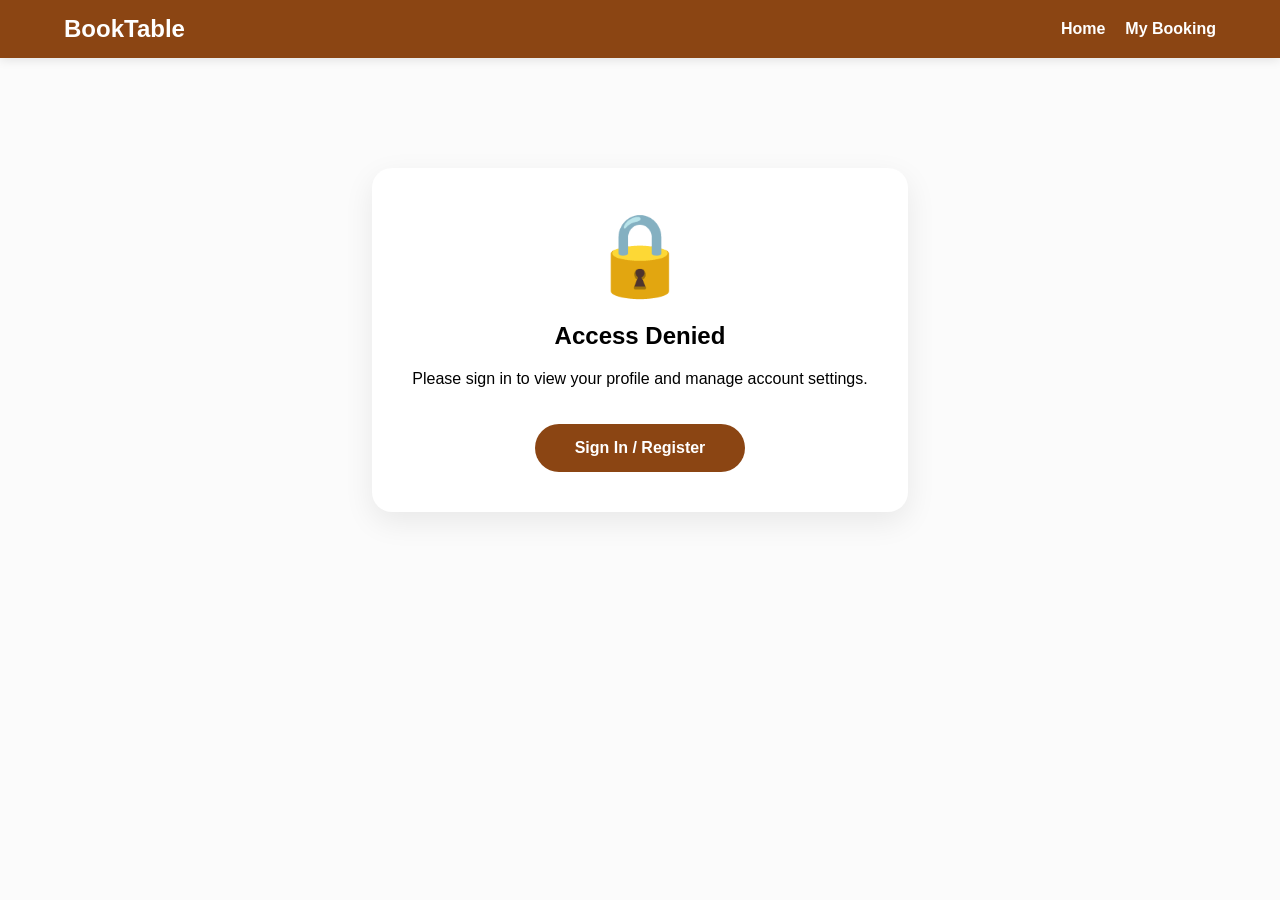
<file: Account.html>
<!DOCTYPE html>
<html lang="en">
<head>
    <meta charset="UTF-8">
    <meta name="viewport" content="width=device-width, initial-scale=1.0">
    <title>Account - BookTable</title>
    <link rel="stylesheet" href="home_style.css">
    <link rel="stylesheet" href="account_style.css">
</head>
<body>

    <nav class="navbar">
        <div class="nav-container">
            <div class="logo" onclick="window.location.href='index.html'">
                <h2>BookTable</h2>
            </div>
            <div class="nav-links">
                <a href="index.html" class="nav-item">Home</a>
                <a href="mybooking.html" class="nav-item">My Booking</a>
                
            </div>
        </div>
    </nav>

    <div class="account-container" id="account-content">
        </div>

    <script src="account.js"></script>
</body>
</html>
</file>
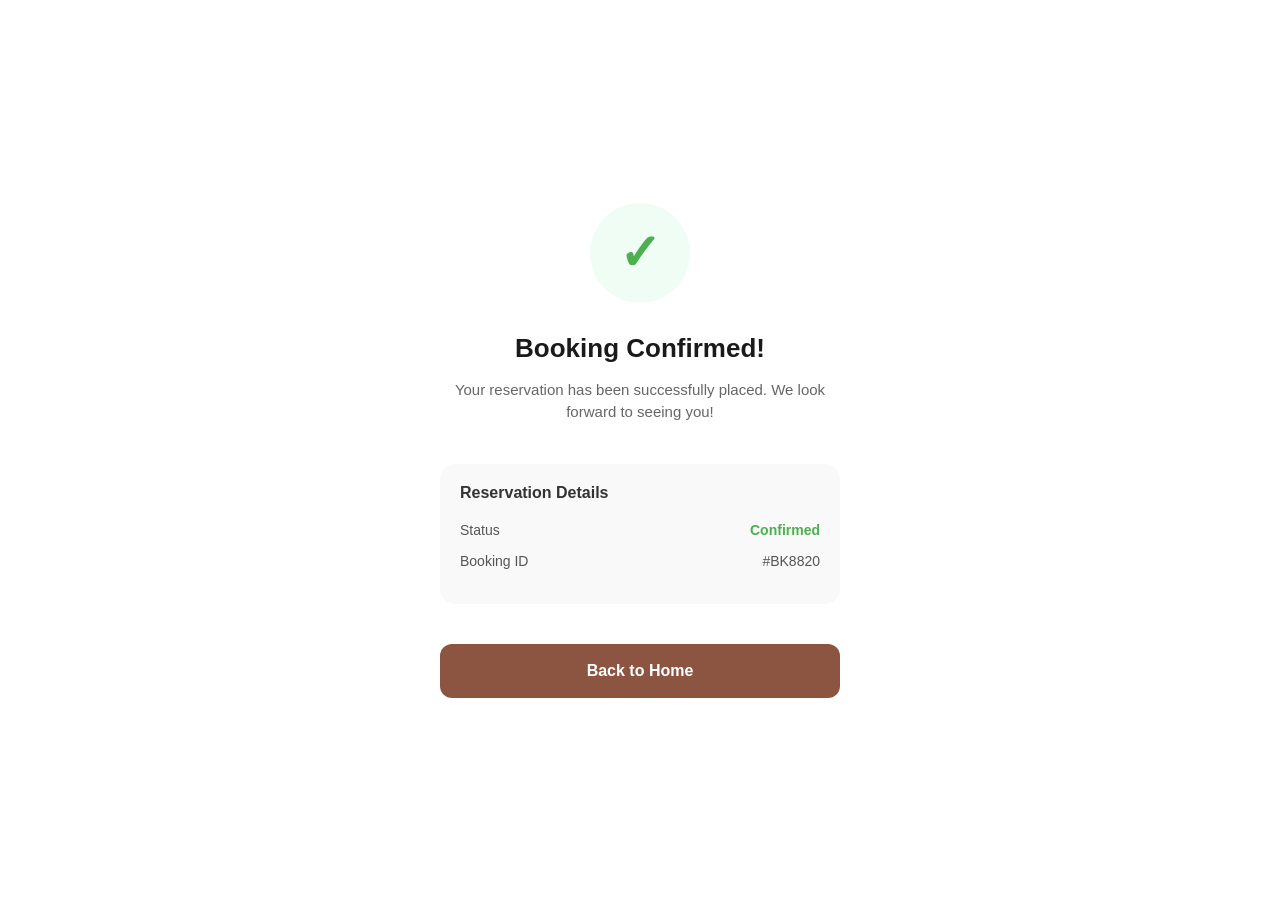
<file: confirmation.html>
<!DOCTYPE html>
<html lang="en">
<head>
    <meta charset="UTF-8">
    <meta name="viewport" content="width=device-width, initial-scale=1.0">
    <title>Booking Confirmed</title>
    <link rel="stylesheet" href="conf_style.css">
</head>
<body>

    <div class="conf-container">
        <div class="success-icon">
            <div class="circle">
                <span class="checkmark">✓</span>
            </div>
        </div>

        <div class="conf-text">
            <h1>Booking Confirmed!</h1>
            <p>Your reservation has been successfully placed. We look forward to seeing you!</p>
        </div>

        <div class="reservation-card">
            <h3>Reservation Details</h3>
            <div class="detail-row">
                <span>Status</span>
                <span class="status-tag">Confirmed</span>
            </div>
            <div class="detail-row">
                <span>Booking ID</span>
                <span>#BK8820</span>
            </div>
        </div>

        <button class="home-btn" onclick="window.location.href='index.html'">
            Back to Home
        </button>
    </div>

</body>
</html>
</file>
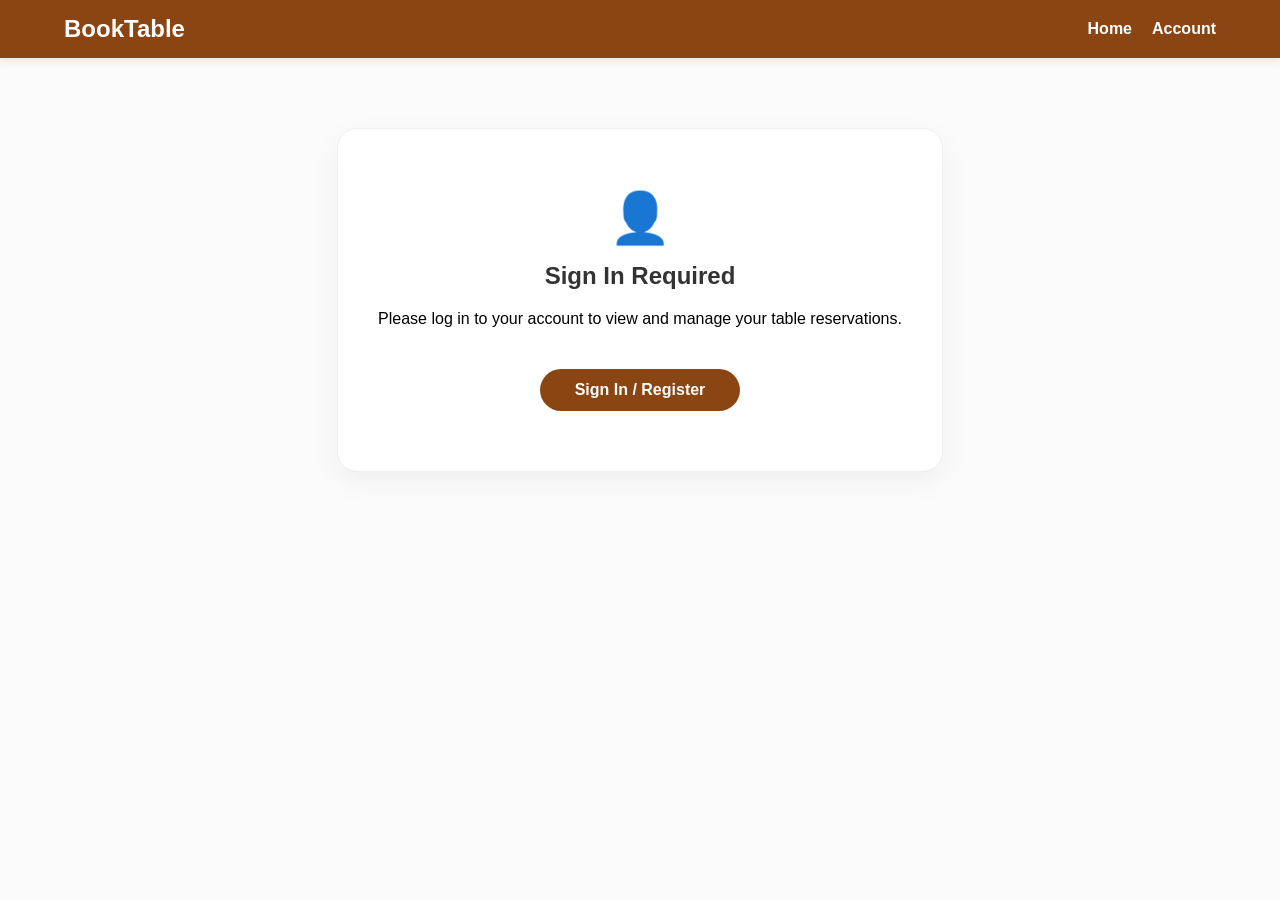
<file: mybooking.html>
<!DOCTYPE html>
<html lang="en">
<head>
    <meta charset="UTF-8">
    <meta name="viewport" content="width=device-width, initial-scale=1.0">
    <title>My Bookings - BookTable</title>
    <link rel="stylesheet" href="home_style.css">
    <link rel="stylesheet" href="mybooking_style.css">
</head>
<body>

    <nav class="navbar">
        <div class="nav-container">
            <div class="logo" onclick="window.location.href='index.html'">
                <h2>BookTable</h2>
            </div>
            <div class="nav-links">
                <a href="index.html" class="nav-item">Home</a>
                <a href="Account.html" class="nav-item">Account</a>
            </div>
        </div>
    </nav>

    <div class="booking-container" id="content-area">
        </div>

    <script src="mybooking.js"> </script>
</body>
</html>
</file>
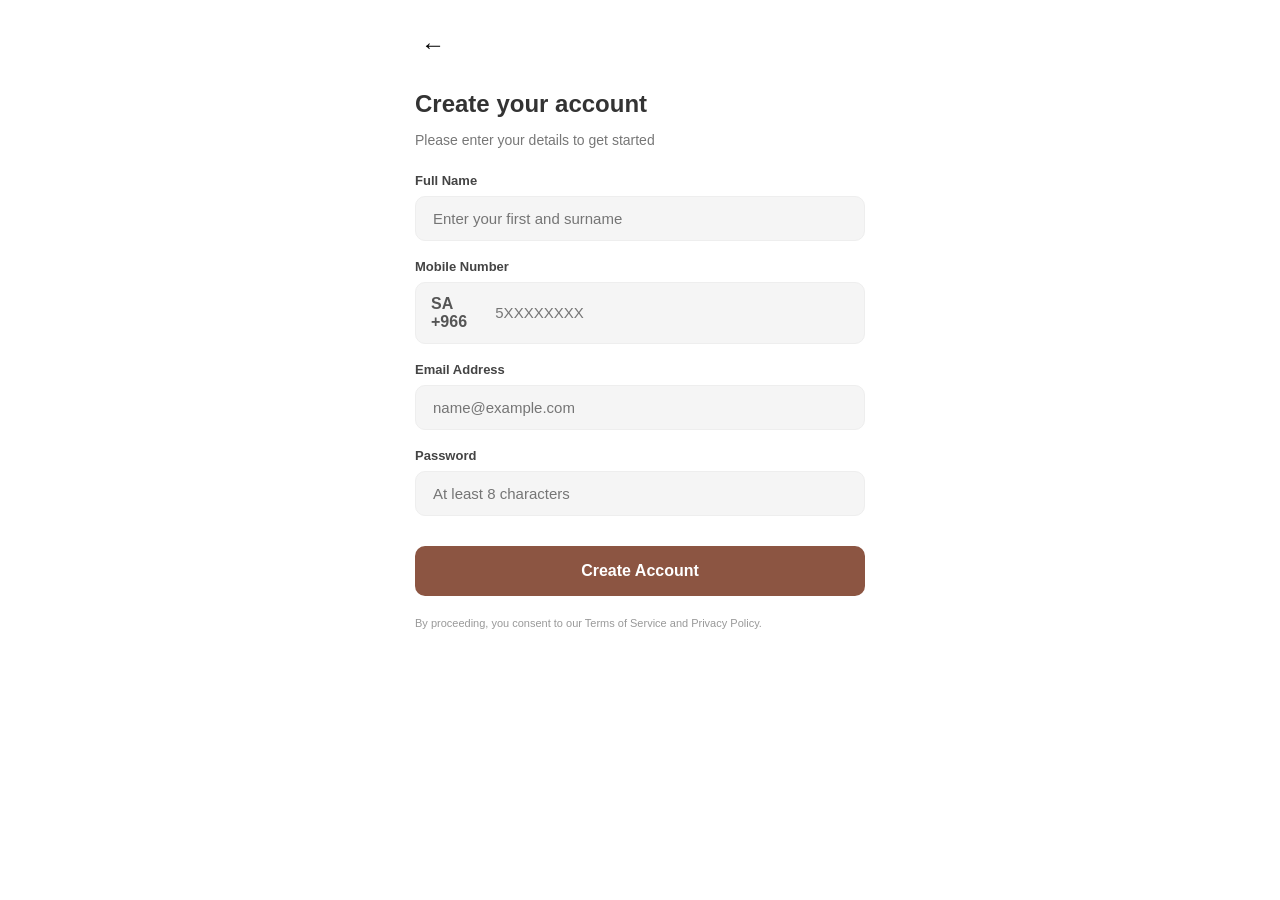
<file: signup.html>
<!DOCTYPE html>
<html lang="en">
<head>
    <meta charset="UTF-8">
    <meta name="viewport" content="width=device-width, initial-scale=1.0">
    <title>BookTable - Create Account</title>
    <link rel="stylesheet" href="signup_style.css">
</head>
<body>
    <div class="signup-container">
        <button class="back-btn" onclick="window.location.href='index.html'">←</button>

        <h2>Create your account</h2>
        <p class="subtitle">Please enter your details to get started</p>
        
        <div class="field-label">Full Name</div>
        <div class="input-group">
            <input type="text" id="fullName" placeholder="Enter your first and surname" class="full-input">
        </div>

        <div class="field-label">Mobile Number</div>
        <div class="input-group">
            <span class="country-code">SA +966</span>
            <input type="tel" id="phoneInput" placeholder="5XXXXXXXX" class="phone-input">
        </div>

        <div class="field-label">Email Address</div>
        <div class="input-group">
            <input type="email" id="emailInput" placeholder="name@example.com" class="full-input">
        </div>

        <div class="field-label">Password</div>
        <div class="input-group">
            <input type="password" id="passwordInput" placeholder="At least 8 characters" class="full-input">
        </div>
        
        <button id="continueBtn" class="continue-btn-active">Create Account</button>

        <p class="terms">By proceeding, you consent to our Terms of Service and Privacy Policy.</p>
    </div>
     <script src="signup.js"></script>
</body>
</html>
</file>
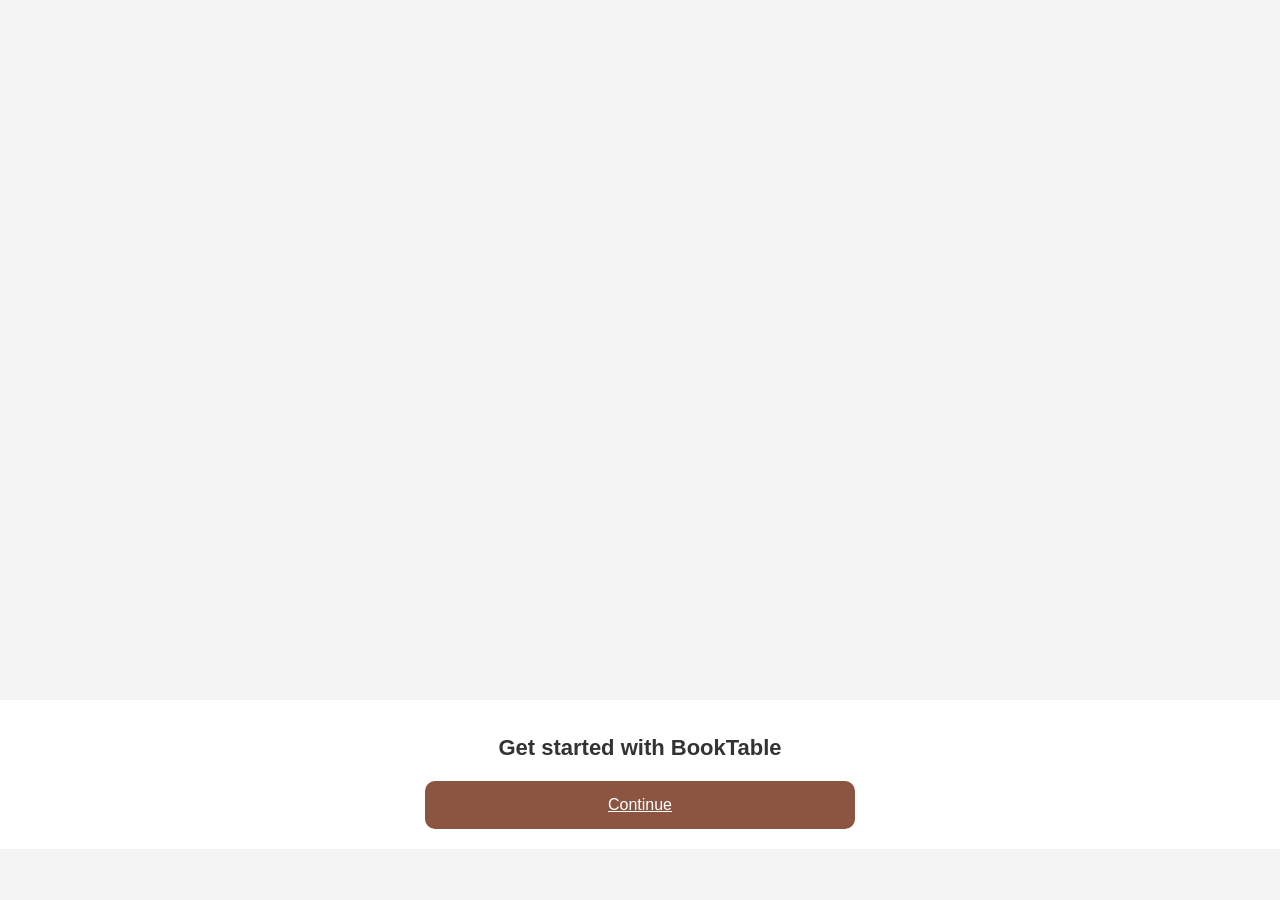
<file: Start.html>
<!DOCTYPE html>
<html lang="en">
<head>
    <meta charset="UTF-8">
    <meta name="viewport" content="width=device-width, initial-scale=1.0">
    <title>BookTable - Start</title>
    <link rel="stylesheet" href="styles.css">
</head>
<body>

  <div class="main-container" style="background-image: url('https://images.unsplash.com/photo-1583354608715-177553a4035e?crop=entropy&cs=tinysrgb&fit=max&fm=jpg&ixid=MnwyMTE1MDV8MHwxfHNlYXJjaHwyfHxyZXN0YXVyYW50fGVufDB8fHx8MTY3ODkzOTM4Mg&ixlib=rb-4.0.3&q=80&w=1080');">
        </div>

        <div class="content-section">
           <h1 class="main-title">Get started with BookTable</h1>
         <a href="signup.html" class="continue-btn">Continue</a>
        </div>
    

</body>
</html>
</file>
<file: home_style.css>
body, html {
    margin: 0;
    padding: 0;
  font-family: 'Segoe UI', Arial;
    background-color: #fbfbfb;
   display: flex;
    flex-direction: column;
    min-height:100vh;
    direction: ltr;
}

.navbar {
    background-color: #8B4513;
    padding: 15px 5%;
    box-shadow: 0 2px 10px rgba(0,0,0,0.1);
    position: sticky;
    top: 0;
    z-index: 1000;
}

.nav-container {
    display: flex;
    justify-content: space-between;
    align-items: center;
    max-width: 1200px;
    margin: 0 auto;
}

.logo h2 {
    color: #ffffff; 
    margin: 0;
    cursor: pointer;
}

.nav-links {
    display: flex;
    gap: 20px;
}

.nav-item {
    text-decoration: none;
    color: #ffffff;
    font-weight: 600;
    display: flex;
    align-items: center;
    gap: 5px;
    transition: 0.3s;
}

.nav-item:hover {
    color: #black;
}


.home-container {
    padding: 20px;
}

.search-input {
    width: 100%;
    padding: 15px;
    border-radius: 25px;
    border: 1px solid #eee;
    margin-bottom: 25px;
    box-sizing: border-box;
    background-color: #fff;
    box-shadow: 0 2px 10px rgba(0,0,0,0.02);
}

.categories-section {
    display: flex;
    gap: 15px;
    margin-bottom: 30px;
}

.category-btn {
    flex: 1;
    padding: 14px;
    background: #fff;
    border: 1px solid #f0f0f0;
    border-radius: 12px;
    text-align: center;
    cursor: pointer;
    font-weight: 600;
    transition: 0.3s;
    color: #555;
}

.category-btn.active {
    background: #8C5542; 
    color: #fff;
    border-color: #8C5542;
}

.restaurant-card {
    background: #EEEEEE;
    border-radius: 20px;
    margin-bottom: 35px; 
    overflow: hidden;
    border: 1px solid #f0f0f0;
    box-shadow: 0 4px 20px rgba(0,0,0,0.05);
    transition: transform 0.3s ease;
}

.restaurant-card:active {
    transform: scale(0.98); 
}

.image-wrapper { 
    width: 100%; 
    height: 250px; 
    background: #fff; 
    display: flex;
    align-items: center;
    justify-content: center;
}

.restaurant-img { 
    width: 100%; 
    height: 100%; 
    object-fit: contain; 
    padding: 20px; 
}

.info-wrapper { 
    padding: 20px; 
    border-top: 1px solid #fafafa;
}

.top-row { 
    display: flex; 
    justify-content: space-between; 
    align-items: center;
    margin-bottom: 10px;
}

h3 { 
    margin: 0; 
    font-size: 20px; 
    color: #333;
}

.rating { 
    background: #f8f8f8; 
    padding: 5px 12px; 
    border-radius: 15px; 
    font-size: 14px; 
    font-weight: bold;
}

.details-row { 
    font-size: 15px; 
    color: #888; 
    margin-bottom: 12px;
}

.status-row { 
    font-size: 14px; 
    color: #4CAF50; 
    font-weight: 600; 
}


.footer {
    background-color: #ffffff; 
    padding: 50px 0 20px;
    font-family: 'Segoe UI', Tahoma, Geneva, Verdana, sans-serif;
    color: #333;
    border-top: 1px solid #eaeaea;
    direction: ltr; 
}

.footer-container {
    display: flex;
    justify-content: space-between;
    flex-wrap: wrap;
    max-width: 1100px;
    margin: 0 auto;
    padding: 0 20px;
}

.footer-column {
    flex: 1;
    min-width: 220px;
    margin-bottom: 30px;
}

.footer-column h3 {
    font-size: 22px;
    font-weight: bold;
    margin-bottom: 15px;
    color: #000;
}

.footer-column h4 {
    font-size: 16px;
    text-transform: uppercase;
    letter-spacing: 1px;
    margin-bottom: 20px;
    color: #555;
}

.footer-column p {
    line-height: 1.6;
    color: #777;
    font-size: 14px;
}

.footer-column ul {
    list-style: none;
    padding: 0;
}

.footer-column ul li {
    margin-bottom: 12px;
}

.footer-column ul li a {
    text-decoration: none;
    color: #666;
    font-size: 15px;
    transition: color 0.3s ease;
}

.footer-column ul li a:hover {
    color: #000;
}

.footer-bottom {
    text-align: center;
    margin-top: 40px;
    padding-top: 20px;
    border-top: 1px solid #f2f2f2;
    font-size: 13px;
    color: #999;
}


@media (max-width: 600px) {
    .nav-container {
        flex-direction: column; 
        gap: 10px;
        padding: 10px;
    }

    .nav-links {
        gap: 10px; 
        justify-content: center;
        width: 100%;
    }

    .nav-item {
        font-size: 12px; 
        gap: 3px;
    }

    .logo h2 {
        font-size: 18px; 
    }
}
</file>
<file: account_style.css>
.account-container {
    max-width: 600px;
    margin: 80px auto;
    padding: 30px;
    text-align: center;
    font-family: 'Segoe UI', Tahoma, Geneva, Verdana, sans-serif;
}

.profile-card, .auth-card {
    background: white;
    padding: 40px;
    border-radius: 20px;
    box-shadow: 0 10px 30px rgba(0,0,0,0.08);
}

.user-avatar {
    font-size: 80px;
    margin-bottom: 20px;
}

.info-group {
    text-align: left;
    margin: 20px 0;
    border-top: 1px solid #eee;
    padding-top: 20px;
}

.info-group p {
    margin: 10px 0;
    color: #555;
}

.info-group strong {
    color: #8B4513;
}

.btn-signout {
    background: #e74c3c;
    color: white;
    border: none;
    padding: 12px 25px;
    border-radius: 25px;
    cursor: pointer;
    font-weight: 600;
    margin-top: 20px;
}

.btn-signin {
    background: #8B4513;
    color: white;
    text-decoration: none;
    padding: 15px 40px;
    border-radius: 30px;
    display: inline-block;
    margin-top: 20px;
    font-weight: 600;
}

.btn-signin:hover {
    background: #5D2E0A;
}
</file>
<file: conf_style.css>
body, html {
    margin: 0;
    padding: 0;
   font-family: 'Segoe UI', Arial;
    background-color: #fff;
    display: flex;
    justify-content: center;
    align-items: center;
    height: 100vh;
    direction: ltr;
}

.conf-container {
    text-align: center;
    max-width: 400px;
    padding: 20px;
}

.success-icon {
    margin-bottom: 30px;
}

.circle {
    width: 100px;
    height: 100px;
    background-color: #f0fdf4; 
    border-radius: 50%;
    display: flex;
    justify-content: center;
    align-items: center;
    margin: 0 auto;
}

.checkmark {
    font-size: 50px;
    color: #4CAF50; 
    font-weight: bold;
}

.conf-text h1 {
    font-size: 26px;
    color: #1a1a1a;
    margin-bottom: 10px;
}

.conf-text p {
    font-size: 15px;
    color: #666;
    line-height: 1.5;
    margin-bottom: 40px;
}

.reservation-card {
    background-color: #f9f9f9;
    border-radius: 15px;
    padding: 20px;
    text-align: left;
    margin-bottom: 40px;
}

.reservation-card h3 {
    font-size: 16px;
    margin-top: 0;
    margin-bottom: 20px;
    color: #333;
}

.detail-row {
    display: flex;
    justify-content: space-between;
    margin-bottom: 15px;
    font-size: 14px;
    color: #555;
}

.status-tag {
    color: #4CAF50;
    font-weight: bold;
}


.home-btn {
    width: 100%;
    padding: 18px;
    background-color: #8C5542; 
    color: white;
    border: none;
    border-radius: 12px;
    font-size: 16px;
    font-weight: bold;
    cursor: pointer;
    transition: 0.3s;
}

.home-btn:hover {
    background-color: #7A493A;
}
</file>
<file: mybooking_style.css>
.booking-container {
    max-width: 850px;
    margin: 50px auto;
    padding: 20px;
    text-align: center;
    font-family: 'Segoe UI', Arial, sans-serif;
}

.login-msg, .empty-msg {
    background: #ffffff;
    padding: 60px 40px;
    border-radius: 20px;
    box-shadow: 0 10px 30px rgba(0,0,0,0.05);
    border: 1px solid #efefef;
}

.login-msg h2, .empty-msg h2 {
    color: #333;
    margin-top: 15px;
}

.btn-action {
    background: #8B4513; 
    color: white;
    padding: 12px 35px;
    border-radius: 30px;
    text-decoration: none;
    display: inline-block;
    margin-top: 25px;
    font-weight: 600;
    transition: all 0.3s ease;
}

.btn-action:hover {
    background: #5D2E0A;
    transform: translateY(-3px);
    box-shadow: 0 5px 15px rgba(139, 69, 19, 0.3);
}

.booking-card {
    background: white;
    border-radius: 15px;
    box-shadow: 0 4px 20px rgba(0,0,0,0.08);
    padding: 25px;
    text-align: left;
    margin-bottom: 25px;
    border-left: 6px solid #8B4513; 
}

.booking-card h3 {
    margin: 0 0 15px 0;
    color: #8B4513;
    font-size: 1.5rem;
    border-bottom: 1px solid #f0f0f0;
    padding-bottom: 10px;
}

.info-grid {
    display: grid;
    grid-template-columns: 1fr 1fr;
    gap: 20px;
}

.info-item {
    font-size: 0.95rem;
    color: #666;
}

.info-item strong {
    color: #222;
    display: block;
    margin-bottom: 4px;
    text-transform: uppercase;
    font-size: 0.75rem;
    letter-spacing: 0.5px;
}

.page-title {
    margin-bottom: 40px;
    color: #222;
    font-weight: 800;
    font-size: 2.2rem;
}
</file>
<file: signup_style.css>
body, html {
    margin: 0;
    padding: 0;
    font-family: Arial, sans-serif;
    background-color: #ffffff;
}

.signup-container {
    padding: 30px 20px;
    max-width: 450px;
    margin: auto;
    text-align: left;
}

.back-btn {
    background: none;
    border: none;
    font-size: 24px;
    cursor: pointer;
    margin-bottom: 10px;
}

h2 {
    font-size: 24px;
    margin-bottom: 5px;
    color: #333;
}

.subtitle {
    font-size: 14px;
    color: #777;
    margin-bottom: 25px;
}

.field-label {
    font-size: 13px;
    font-weight: bold;
    color: #444;
    margin-bottom: 8px;
    margin-top: 18px;
}

.input-group {
    background-color: #f5f5f5;
    border: 1px solid #eee;
    border-radius: 10px;
    padding: 12px 15px;
    display: flex;
    align-items: center;
}

.full-input, .phone-input {
    border: none;
    background: none;
    width: 100%;
    outline: none;
    font-size: 15px;
}

.country-code {
    margin-right: 10px;
    font-weight: bold;
    color: #555;
}

.continue-btn-active {
    background-color: #8C5542;
    color: white;
    width: 100%;
    padding: 16px;
    border: none;
    border-radius: 10px;
    cursor: pointer;
    margin-top: 30px;
    font-size: 16px;
    font-weight: bold;
}

.terms {
    font-size: 11px;
    color: #999;
    margin-top: 20px;
    line-height: 1.4;
}

.error-message {
    color: #d9534f;
    font-size: 11px;
    display: none;
    align-items: center;
    margin-top: 4px;
    margin-bottom: 10px;
    text-align: left; 
}

.error-circle {
    display: inline-block;
    width: 14px;
    height: 14px;
    background-color: #d9534f;
    color: white;
    border-radius: 50%;
    text-align: center;
    line-height: 14px;
    font-size: 10px;
    margin-right: 8px; 
    font-weight: bold;
}
</file>
<file: styles.css>
body, html {
    margin: 0;
    padding: 0;
    height: 100%;
    font-family: Arial, sans-serif; 
    background-color: #F4F4F4; 
}


.main-container {
    height: 700px; 
    width: 100%;   
    background-size: cover;    
    background-position: center; 
    background-repeat: no-repeat; 
    display: flex;
    flex-direction: column;
    align-items: center;
    justify-content: center;
    color: white;
    text-align: center;
}

.hero-image {
    flex: 0; 
    background-size: cover ;
    background-position: center;
    position: relative; 
}



.content-section {
    flex: 1; 
    background-color: white;
    display: flex;
    flex-direction: column;
    align-items: center; 
     justify-content: center; 
    padding: 20px;
}

.main-title {
    color: #333;
    font-size: 22px;
    margin-bottom: 20px;
    text-align: center;
}

.continue-btn {
    background-color: #8C5542; 
    color: white;
    border: none;
    width: 90%; 
     max-width: 400px;
    padding: 15px;
    border-radius: 10px; 
    font-size: 16px;
    cursor: pointer;
    display: flex;
    justify-content: center; 
    align-items: center;
}

.continue-btn .arrow {
    margin-left: 10px; 
    font-size: 18px;
}
</file>
